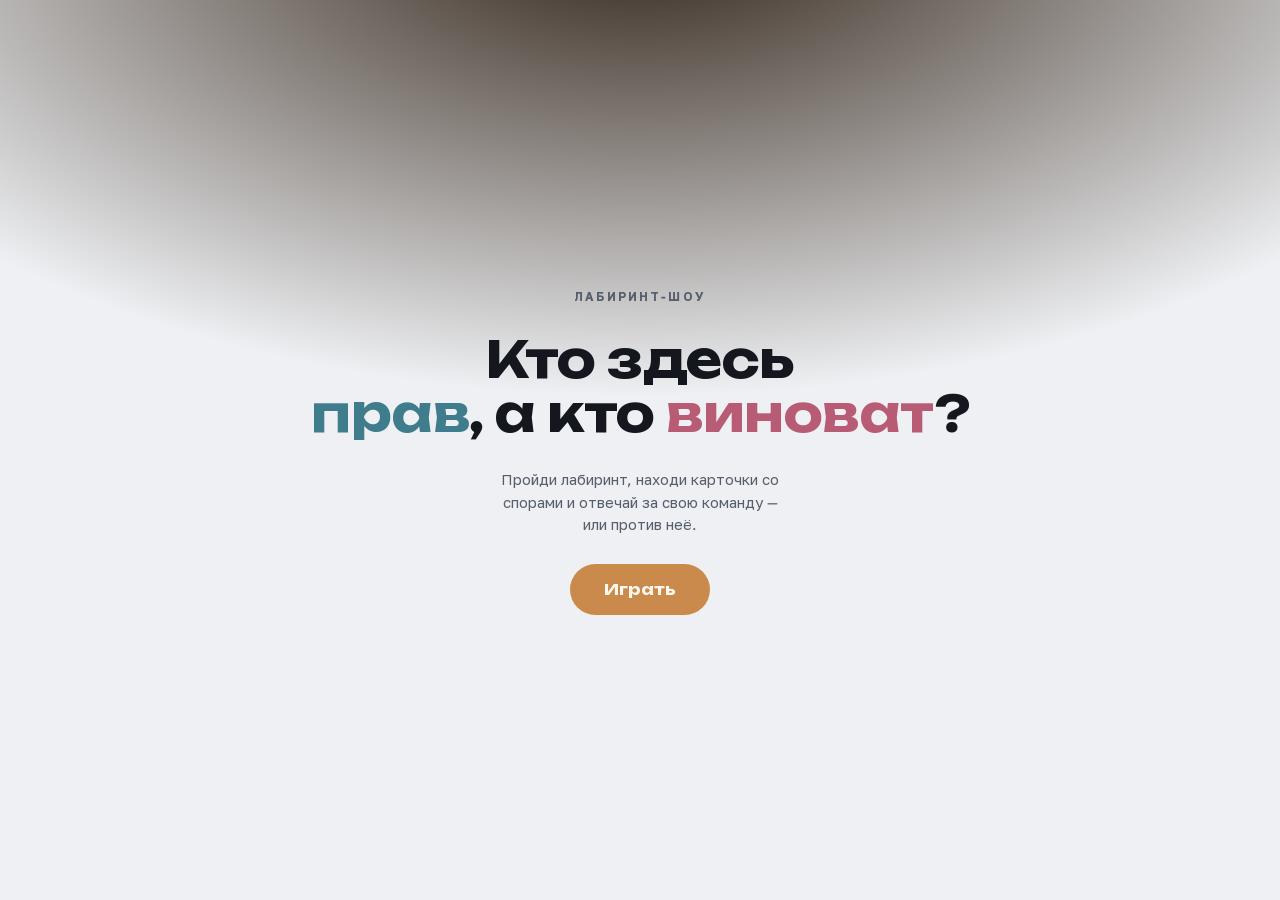
<file: index.html>
<!doctype html>
<html lang="ru">
<head>
<meta charset="utf-8" />
<meta name="viewport" content="width=device-width, initial-scale=1, viewport-fit=cover, user-scalable=no" />
<title>Лабиринт: Мужское / Женское</title>
<meta name="description" content="Мобильная игра-лабиринт с рейкастингом и карточками-спорами" />
<meta name="theme-color" content="#0a0c10" />
<link rel="manifest" href="manifest.json" />
<link rel="apple-touch-icon" href="icons/icon-192.png" />
<link rel="icon" href="icons/icon-192.png" />
<link rel="stylesheet" href="styles.css" />
</head>
<body>
<div id="app">

  <section id="screen-start" class="screen active">
    <div class="eyebrow">Лабиринт-шоу</div>
    <h1 class="title">Кто здесь<br /><span class="hue-m">прав</span>, а кто <span class="hue-f">виноват</span>?</h1>
    <p class="subtitle">Пройди лабиринт, находи карточки со спорами и отвечай за свою команду — или против неё.</p>
    <button class="btn" id="start-play">Играть</button>
  </section>

  <section id="screen-character" class="screen">
    <div class="pick-heading">
      <h2>Выбери сторону</h2>
      <p>Это просто цвет команды — играть можно за любую</p>
    </div>
    <div class="team-cards">
      <button class="team-card" data-team="m">
        <span class="glyph">М</span>
        <span class="label">Мужское</span>
        <span class="desc">Команда синих карточек</span>
      </button>
      <button class="team-card" data-team="f">
        <span class="glyph">Ж</span>
        <span class="label">Женское</span>
        <span class="desc">Команда розовых карточек</span>
      </button>
    </div>
    <button class="btn" id="character-continue" disabled>В лабиринт</button>
  </section>

  <section id="screen-game" class="screen">
    <canvas id="game-canvas"></canvas>

    <div class="hud">
      <div class="hud-chip" id="hud-team">
        <span class="dot"></span>
        <span id="hud-team-label">—</span>
      </div>
      <div class="hud-chip">
        Споры: <span id="hud-score">0/0</span>
      </div>
    </div>

    <div class="look-zone" id="look-zone"></div>
    <div class="look-hint">Свайп — поворот</div>

    <div class="stick-zone" id="stick-zone">
      <div class="stick-knob" id="stick-knob"></div>
    </div>
  </section>

  <div id="quiz-overlay">
    <div class="quiz-card">
      <div class="quiz-eyebrow">Спор нашёлся</div>
      <p class="quiz-question" id="quiz-question"></p>
      <div class="quiz-options" id="quiz-options"></div>
      <div class="quiz-result" id="quiz-result"></div>
    </div>
  </div>

  <section id="screen-end" class="screen">
    <div class="eyebrow">Итог</div>
    <div class="verdict-score" id="end-score">0/0</div>
    <p class="verdict-label" id="end-label">Лабиринт пройден.</p>
    <button class="btn" id="end-replay">Играть снова</button>
    <button class="btn btn-ghost" id="end-menu">В меню</button>
  </section>

</div>

<script src="js/map.js"></script>
<script src="js/textures.js"></script>
<script src="js/raycaster.js"></script>
<script src="js/controls.js"></script>
<script src="js/character.js"></script>
<script src="js/quiz.js"></script>
<script src="js/audio.js"></script>
<script src="js/main.js"></script>
</body>
</html>
</file>
<file: styles.css>
@font-face {
  font-family: "Unbounded";
  font-style: normal;
  font-weight: 700 800;
  font-display: swap;
  src: url([data-uri]) format("woff2");
  unicode-range: U+20-21,U+25,U+28-29,U+2C-3B,U+3F,U+AB,U+BB,U+401,U+410-44F,U+451,U+2013-2014;
}

@font-face {
  font-family: "Golos Text";
  font-style: normal;
  font-weight: 400 700;
  font-display: swap;
  src: url([data-uri]) format("woff2");
  unicode-range: U+20-21,U+25,U+28-29,U+2C-3B,U+3F,U+AB,U+BB,U+401,U+410-44F,U+451,U+2013-2014;
}

:root {
  --bg: #0a0c10;
  --bg-raised: #14171d;
  --bg-raised-2: #1b1f27;
  --line: #262b34;
  --text: #eef1f5;
  --text-dim: #98a1ad;
  --accent: #c98a4b;
  --accent-ink: #1a1002;
  --font-display: "Unbounded", -apple-system, BlinkMacSystemFont, "Segoe UI", Roboto, sans-serif;
  --font-body: "Golos Text", -apple-system, BlinkMacSystemFont, "Segoe UI", Roboto, sans-serif;
  --team: #c98a4b;
  --team-m: #3f7c8c;
  --team-m-ink: #eaf6f9;
  --team-f: #b85c76;
  --team-f-ink: #fdeef2;
  --good: #4f9d6e;
  --bad: #c1493f;
  --radius: 14px;
  --safe-t: env(safe-area-inset-top, 0px);
  --safe-b: env(safe-area-inset-bottom, 0px);
  --safe-l: env(safe-area-inset-left, 0px);
  --safe-r: env(safe-area-inset-right, 0px);
}

@media (prefers-color-scheme: light) {
  :root {
    --bg: #eef0f3;
    --bg-raised: #ffffff;
    --bg-raised-2: #f7f8fa;
    --line: #d7dbe1;
    --text: #14171d;
    --text-dim: #565f6b;
    --accent-ink: #fff7ee;
  }
}

:root[data-theme="dark"] {
  --bg: #0a0c10;
  --bg-raised: #14171d;
  --bg-raised-2: #1b1f27;
  --line: #262b34;
  --text: #eef1f5;
  --text-dim: #98a1ad;
  --accent-ink: #1a1002;
}

:root[data-theme="light"] {
  --bg: #eef0f3;
  --bg-raised: #ffffff;
  --bg-raised-2: #f7f8fa;
  --line: #d7dbe1;
  --text: #14171d;
  --text-dim: #565f6b;
  --accent-ink: #fff7ee;
}

* { box-sizing: border-box; }

html, body {
  margin: 0;
  height: 100%;
  overscroll-behavior: none;
  background: var(--bg);
  color: var(--text);
  font-family: var(--font-body);
  -webkit-tap-highlight-color: transparent;
  user-select: none;
  touch-action: none;
}

#app {
  position: fixed;
  inset: 0;
  overflow: hidden;
}

#app.team-m { --accent: var(--team-m); --accent-ink: var(--team-m-ink); }
#app.team-f { --accent: var(--team-f); --accent-ink: var(--team-f-ink); }

.screen {
  position: absolute;
  inset: 0;
  display: flex;
  flex-direction: column;
  padding: calc(24px + var(--safe-t)) calc(20px + var(--safe-r)) calc(20px + var(--safe-b)) calc(20px + var(--safe-l));
  opacity: 0;
  transform: scale(0.98) translateY(10px);
  pointer-events: none;
  visibility: hidden;
  transition: opacity 0.32s cubic-bezier(0.22, 1, 0.36, 1), transform 0.32s cubic-bezier(0.22, 1, 0.36, 1), visibility 0.32s;
}

.screen.active {
  opacity: 1;
  transform: none;
  pointer-events: auto;
  visibility: visible;
}

/* ---------- Start screen ---------- */

#screen-start {
  justify-content: center;
  align-items: center;
  text-align: center;
  gap: 28px;
  background:
    radial-gradient(120% 90% at 50% -10%, #2a1c10 0%, transparent 60%),
    var(--bg);
}

.eyebrow {
  font-family: var(--font-body);
  font-size: 12px;
  font-weight: 700;
  letter-spacing: 0.18em;
  text-transform: uppercase;
  color: var(--text-dim);
}

.title {
  font-family: var(--font-display);
  font-size: clamp(34px, 10vw, 50px);
  font-weight: 700;
  letter-spacing: -0.01em;
  line-height: 1.08;
  text-wrap: balance;
  margin: 0;
}

.title .hue-m { color: var(--team-m); }
.title .hue-f { color: var(--team-f); }

.subtitle {
  max-width: 32ch;
  color: var(--text-dim);
  font-size: 15px;
  line-height: 1.5;
  margin: 0;
}

.btn {
  appearance: none;
  border: none;
  border-radius: 999px;
  padding: 16px 34px;
  font-family: var(--font-display);
  font-size: 15px;
  font-weight: 700;
  letter-spacing: 0.01em;
  background: var(--accent);
  color: var(--accent-ink);
  cursor: pointer;
  touch-action: manipulation;
  transform: translateY(0) scale(1);
  transition: transform 0.12s ease, box-shadow 0.12s ease;
}

.btn:active {
  transform: translateY(1px) scale(0.97);
}

.btn:focus-visible {
  outline: 3px solid var(--text);
  outline-offset: 3px;
}

.btn-ghost {
  background: transparent;
  color: var(--text);
  border: 1px solid var(--line);
}

/* ---------- Character select ---------- */

#screen-character {
  justify-content: center;
  gap: 22px;
}

.pick-heading {
  text-align: center;
  margin: 0 0 4px;
}

.pick-heading h2 {
  font-family: var(--font-display);
  font-size: 22px;
  margin: 0 0 6px;
  font-weight: 700;
}

.pick-heading p {
  color: var(--text-dim);
  margin: 0;
  font-size: 14px;
}

.team-cards {
  display: grid;
  grid-template-columns: 1fr 1fr;
  gap: 14px;
}

.team-card {
  appearance: none;
  border-radius: var(--radius);
  border: 2px solid var(--line);
  background: var(--bg-raised);
  padding: 22px 14px;
  display: flex;
  flex-direction: column;
  align-items: center;
  gap: 10px;
  cursor: pointer;
  color: var(--text);
  transform: scale(1);
  transition: transform 0.15s cubic-bezier(0.34, 1.56, 0.64, 1), border-color 0.15s ease;
}

.team-card:active { transform: scale(0.96); }

.team-card .glyph {
  width: 52px;
  height: 52px;
  border-radius: 50%;
  display: flex;
  align-items: center;
  justify-content: center;
  font-size: 24px;
  font-weight: 800;
}

.team-card[data-team="m"] .glyph { background: var(--team-m); color: var(--team-m-ink); }
.team-card[data-team="f"] .glyph { background: var(--team-f); color: var(--team-f-ink); }

.team-card .label { font-weight: 700; font-size: 16px; }
.team-card .desc { font-size: 12px; color: var(--text-dim); text-align: center; }

.team-card[data-team="m"].selected { border-color: var(--team-m); }
.team-card[data-team="f"].selected { border-color: var(--team-f); }
.team-card.selected .glyph { animation: glyph-pop 0.35s cubic-bezier(0.34, 1.56, 0.64, 1); }

@keyframes glyph-pop {
  0% { transform: scale(0.75); }
  60% { transform: scale(1.12); }
  100% { transform: scale(1); }
}

#character-continue { align-self: center; margin-top: 6px; }
#character-continue:disabled { opacity: 0.4; pointer-events: none; }

/* ---------- Game screen ---------- */

#screen-game {
  padding: 0;
  background: #000;
}

#game-canvas {
  position: absolute;
  inset: 0;
  width: 100%;
  height: 100%;
  display: block;
}

.hud {
  position: absolute;
  top: calc(14px + var(--safe-t));
  left: calc(14px + var(--safe-l));
  right: calc(14px + var(--safe-r));
  display: flex;
  justify-content: space-between;
  align-items: flex-start;
  pointer-events: none;
  font-variant-numeric: tabular-nums;
}

.hud-chip {
  background: rgba(10, 12, 16, 0.6);
  backdrop-filter: blur(6px);
  border: 1px solid rgba(255, 255, 255, 0.12);
  border-radius: 999px;
  padding: 8px 14px;
  font-size: 13px;
  font-weight: 700;
  color: #eef1f5;
  display: flex;
  align-items: center;
  gap: 8px;
}

.hud-chip .dot {
  width: 8px; height: 8px; border-radius: 50%;
}

.hud-chip.team-m .dot { background: var(--team-m); }
.hud-chip.team-f .dot { background: var(--team-f); }

/* Touch controls */

.stick-zone {
  position: absolute;
  left: calc(18px + var(--safe-l));
  bottom: calc(18px + var(--safe-b));
  width: 132px;
  height: 132px;
  border-radius: 50%;
  background: rgba(255, 255, 255, 0.06);
  border: 1px solid rgba(255, 255, 255, 0.15);
  touch-action: none;
}

.stick-knob {
  position: absolute;
  width: 56px;
  height: 56px;
  left: 50%;
  top: 50%;
  transform: translate(-50%, -50%);
  border-radius: 50%;
  background: rgba(255, 255, 255, 0.85);
  box-shadow: 0 2px 10px rgba(0, 0, 0, 0.4);
}

.look-zone {
  position: absolute;
  right: 0;
  top: 0;
  bottom: 0;
  left: 45%;
  touch-action: none;
}

.look-hint {
  position: absolute;
  right: calc(16px + var(--safe-r));
  bottom: calc(30px + var(--safe-b));
  font-size: 11px;
  color: rgba(255, 255, 255, 0.55);
  letter-spacing: 0.06em;
  text-transform: uppercase;
  pointer-events: none;
}

/* ---------- Quiz overlay ---------- */

#quiz-overlay {
  position: absolute;
  inset: 0;
  display: none;
  align-items: flex-end;
  justify-content: center;
  background: rgba(6, 7, 9, 0.55);
  padding: 16px;
  padding-bottom: calc(16px + var(--safe-b));
}

#quiz-overlay.active { display: flex; }

.quiz-card {
  width: 100%;
  max-width: 420px;
  background: var(--bg-raised);
  border: 1px solid var(--line);
  border-radius: 20px 20px 12px 12px;
  padding: 20px 18px calc(18px);
  display: flex;
  flex-direction: column;
  gap: 14px;
  animation: card-in 0.4s cubic-bezier(0.22, 1, 0.36, 1);
}

@keyframes card-in {
  from { transform: translateY(28px); opacity: 0; }
  to { transform: translateY(0); opacity: 1; }
}

.quiz-eyebrow {
  font-size: 11px;
  font-weight: 700;
  letter-spacing: 0.14em;
  text-transform: uppercase;
  color: var(--bad);
}

.quiz-question {
  font-size: 18px;
  font-weight: 700;
  line-height: 1.35;
  margin: 0;
  text-wrap: balance;
}

.quiz-options {
  display: grid;
  gap: 10px;
}

.quiz-option {
  appearance: none;
  text-align: left;
  border-radius: 12px;
  border: 1.5px solid var(--line);
  background: var(--bg-raised-2);
  color: var(--text);
  padding: 13px 14px;
  font-size: 14.5px;
  line-height: 1.4;
  display: flex;
  align-items: center;
  gap: 10px;
  cursor: pointer;
  transform: scale(1);
  transition: transform 0.12s ease, opacity 0.25s ease;
}

.quiz-option:active { transform: scale(0.97); }

.quiz-option .side {
  font-size: 11px;
  font-weight: 800;
  letter-spacing: 0.06em;
  padding: 3px 8px;
  border-radius: 999px;
  flex-shrink: 0;
}

.quiz-option[data-side="m"] .side { background: var(--team-m); color: var(--team-m-ink); }
.quiz-option[data-side="f"] .side { background: var(--team-f); color: var(--team-f-ink); }

.quiz-option.correct { border-color: var(--good); }
.quiz-option.wrong { border-color: var(--bad); }

.quiz-result {
  font-size: 13px;
  color: var(--text-dim);
  min-height: 18px;
}

/* ---------- End screen ---------- */

#screen-end {
  justify-content: center;
  align-items: center;
  text-align: center;
  gap: 18px;
}

.verdict-score {
  font-family: var(--font-display);
  font-size: 52px;
  font-weight: 700;
  font-variant-numeric: tabular-nums;
  animation: score-pop 0.6s cubic-bezier(0.34, 1.56, 0.64, 1);
}

@keyframes score-pop {
  from { transform: scale(0.4); opacity: 0; }
  to { transform: scale(1); opacity: 1; }
}

.confetti-piece {
  position: absolute;
  top: -10%;
  width: 8px;
  height: 14px;
  opacity: 0.9;
  animation: confetti-fall linear forwards;
  border-radius: 2px;
}

@keyframes confetti-fall {
  from { transform: translateY(0) rotate(0deg); opacity: 0.9; }
  to { transform: translateY(120vh) rotate(540deg); opacity: 0; }
}

.verdict-label {
  font-size: 15px;
  color: var(--text-dim);
  max-width: 30ch;
}

@media (prefers-reduced-motion: reduce) {
  * { transition: none !important; animation: none !important; }
}
</file>
